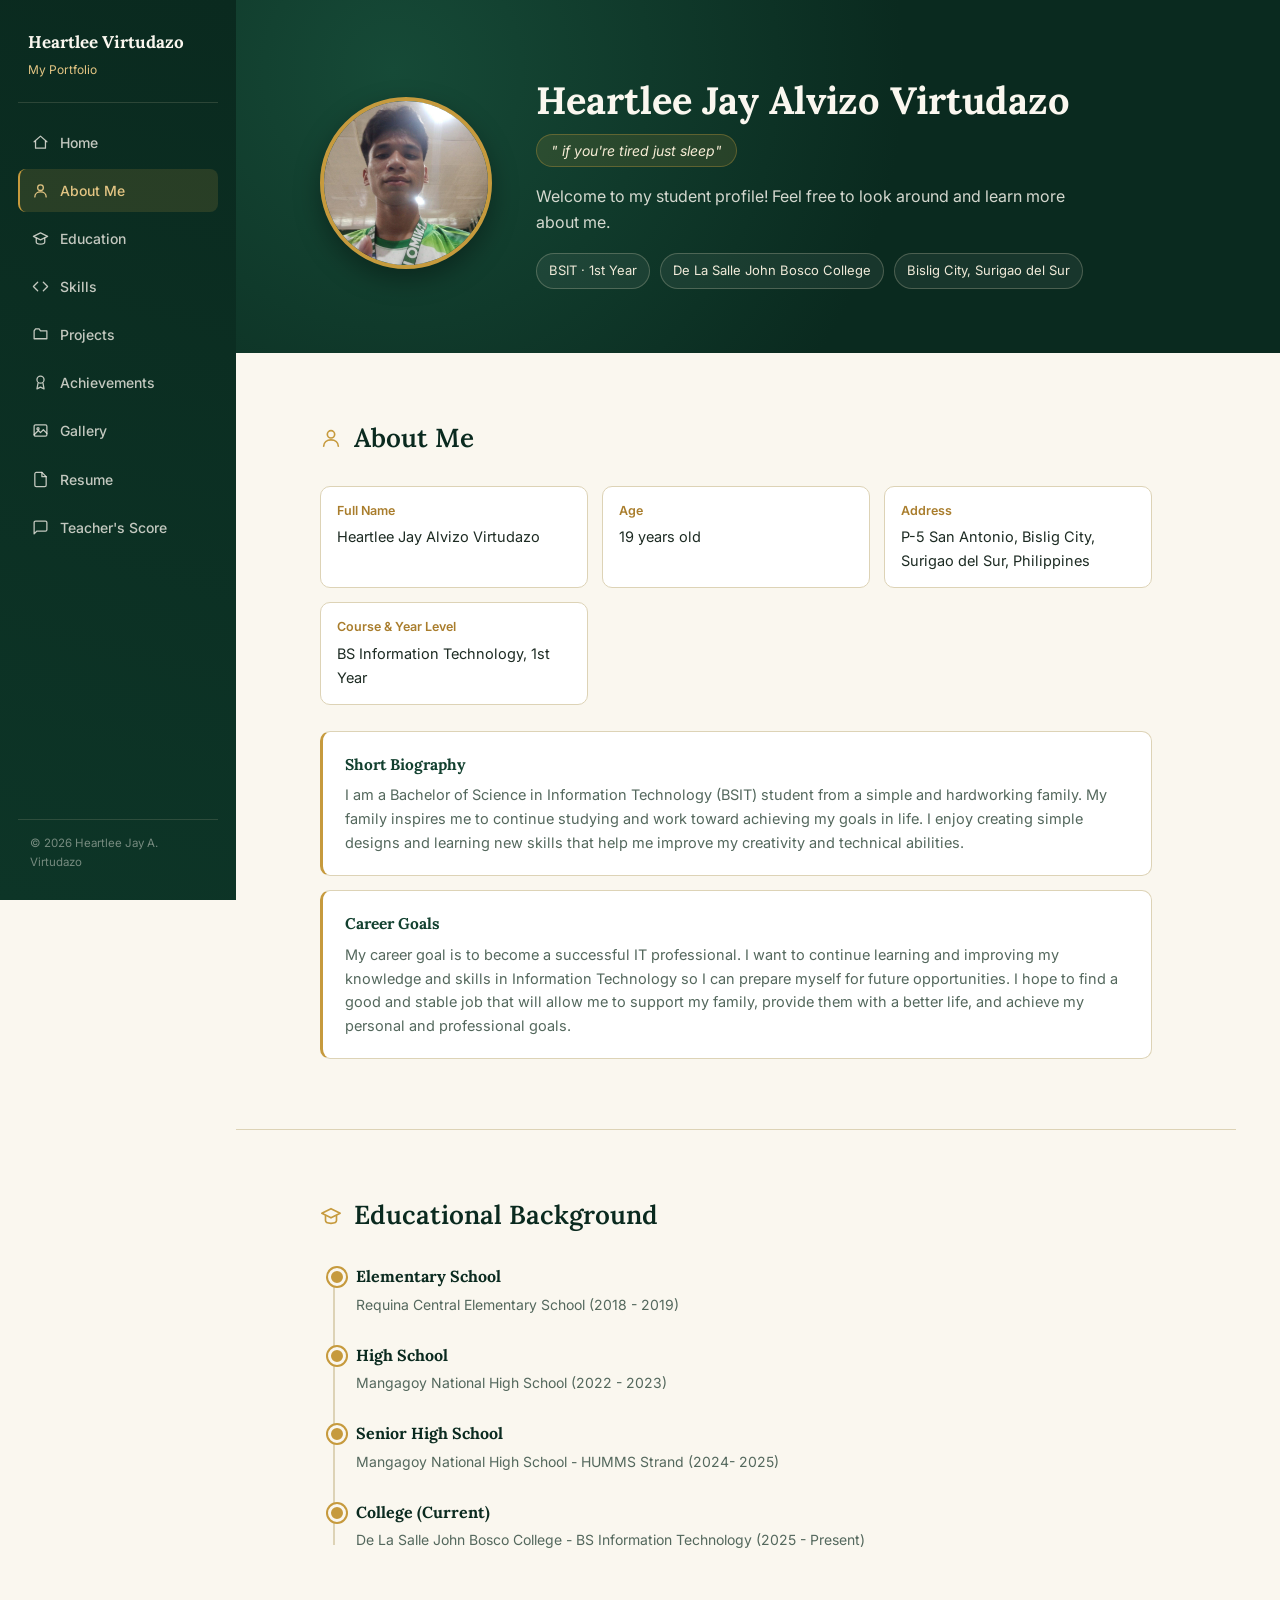
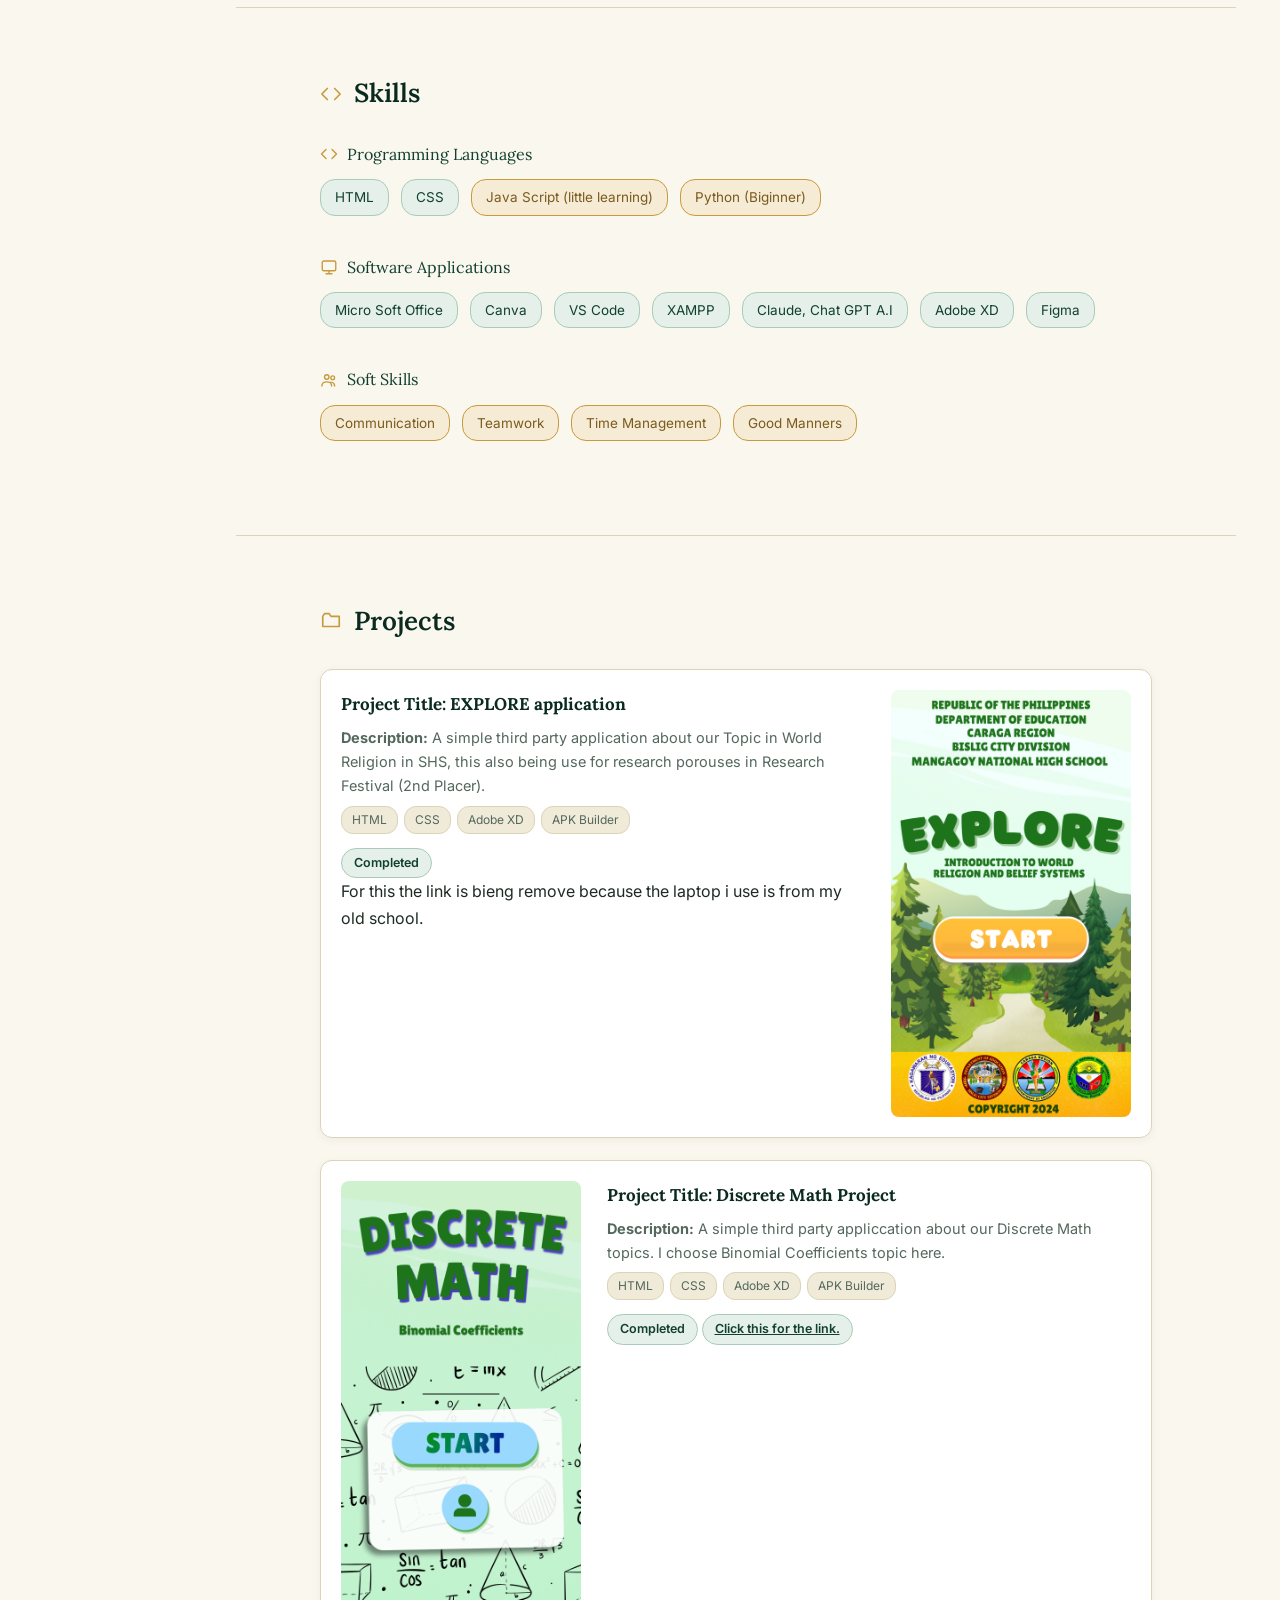
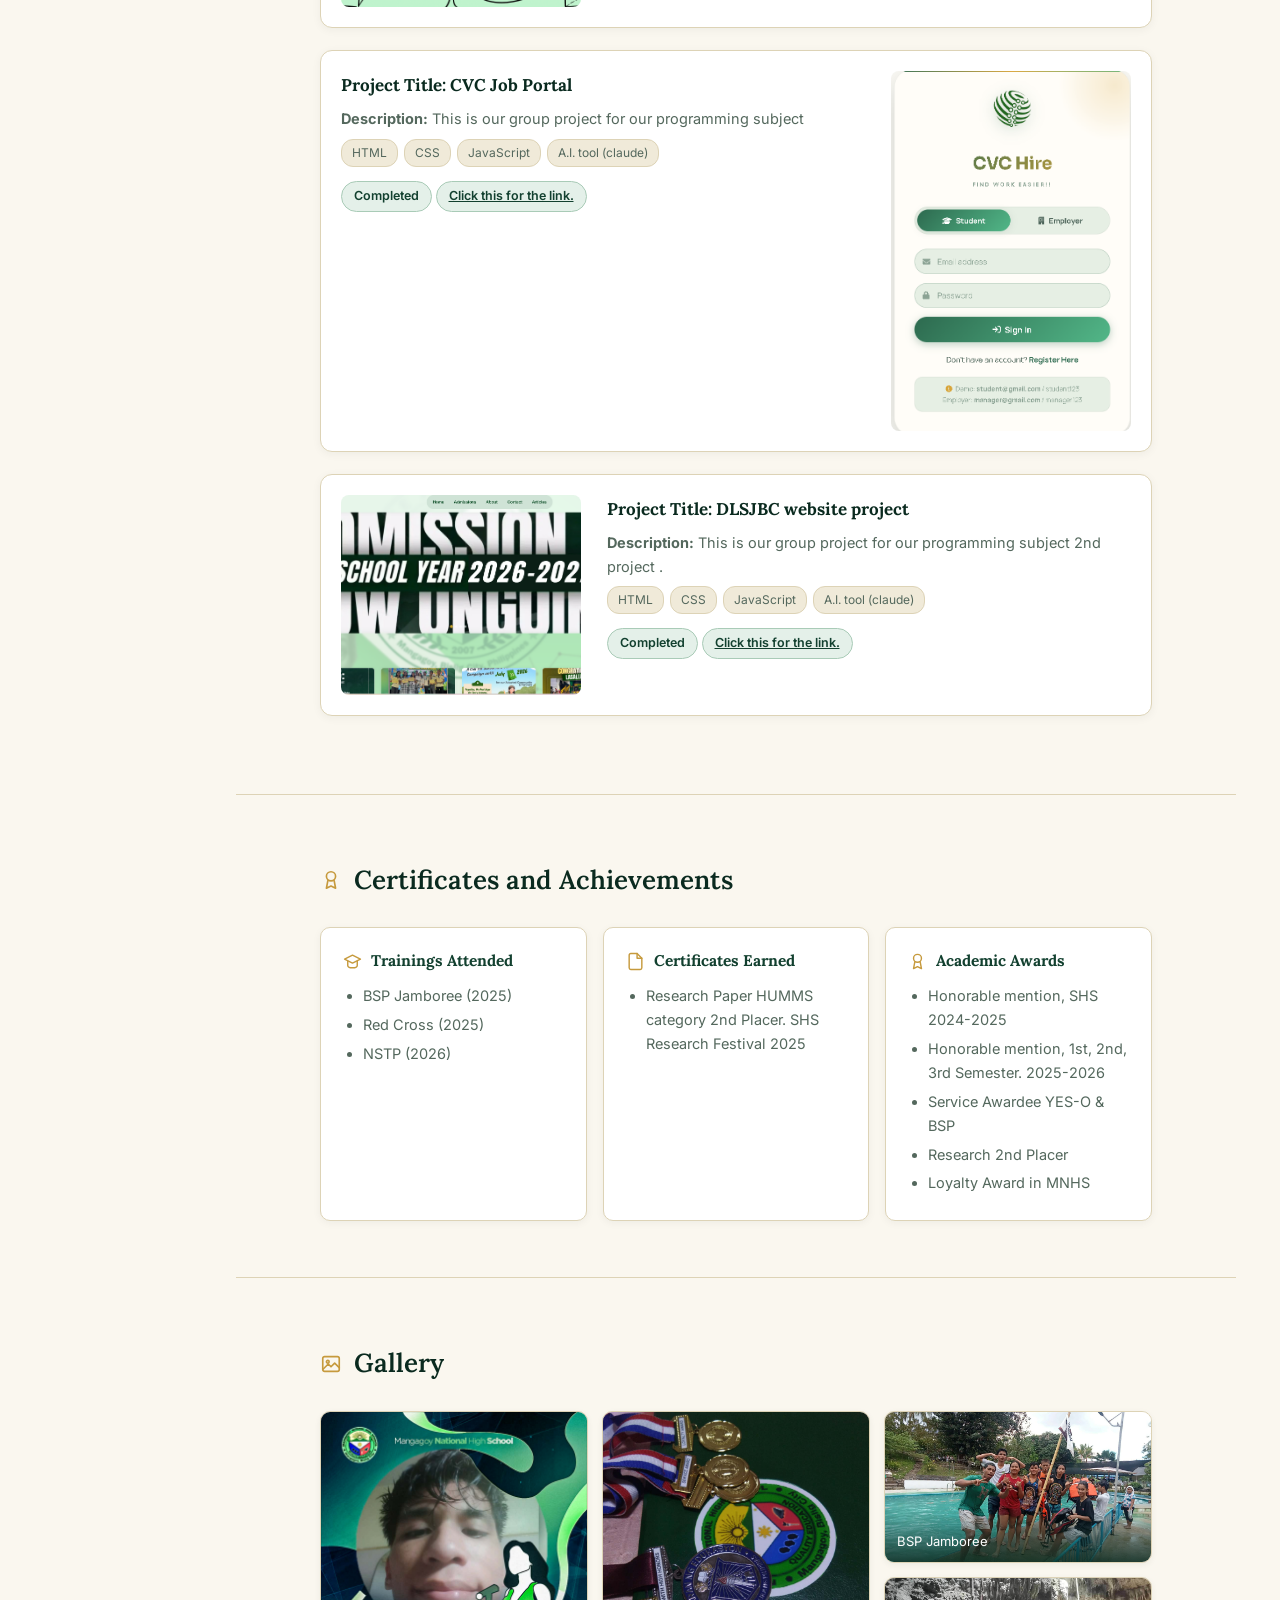
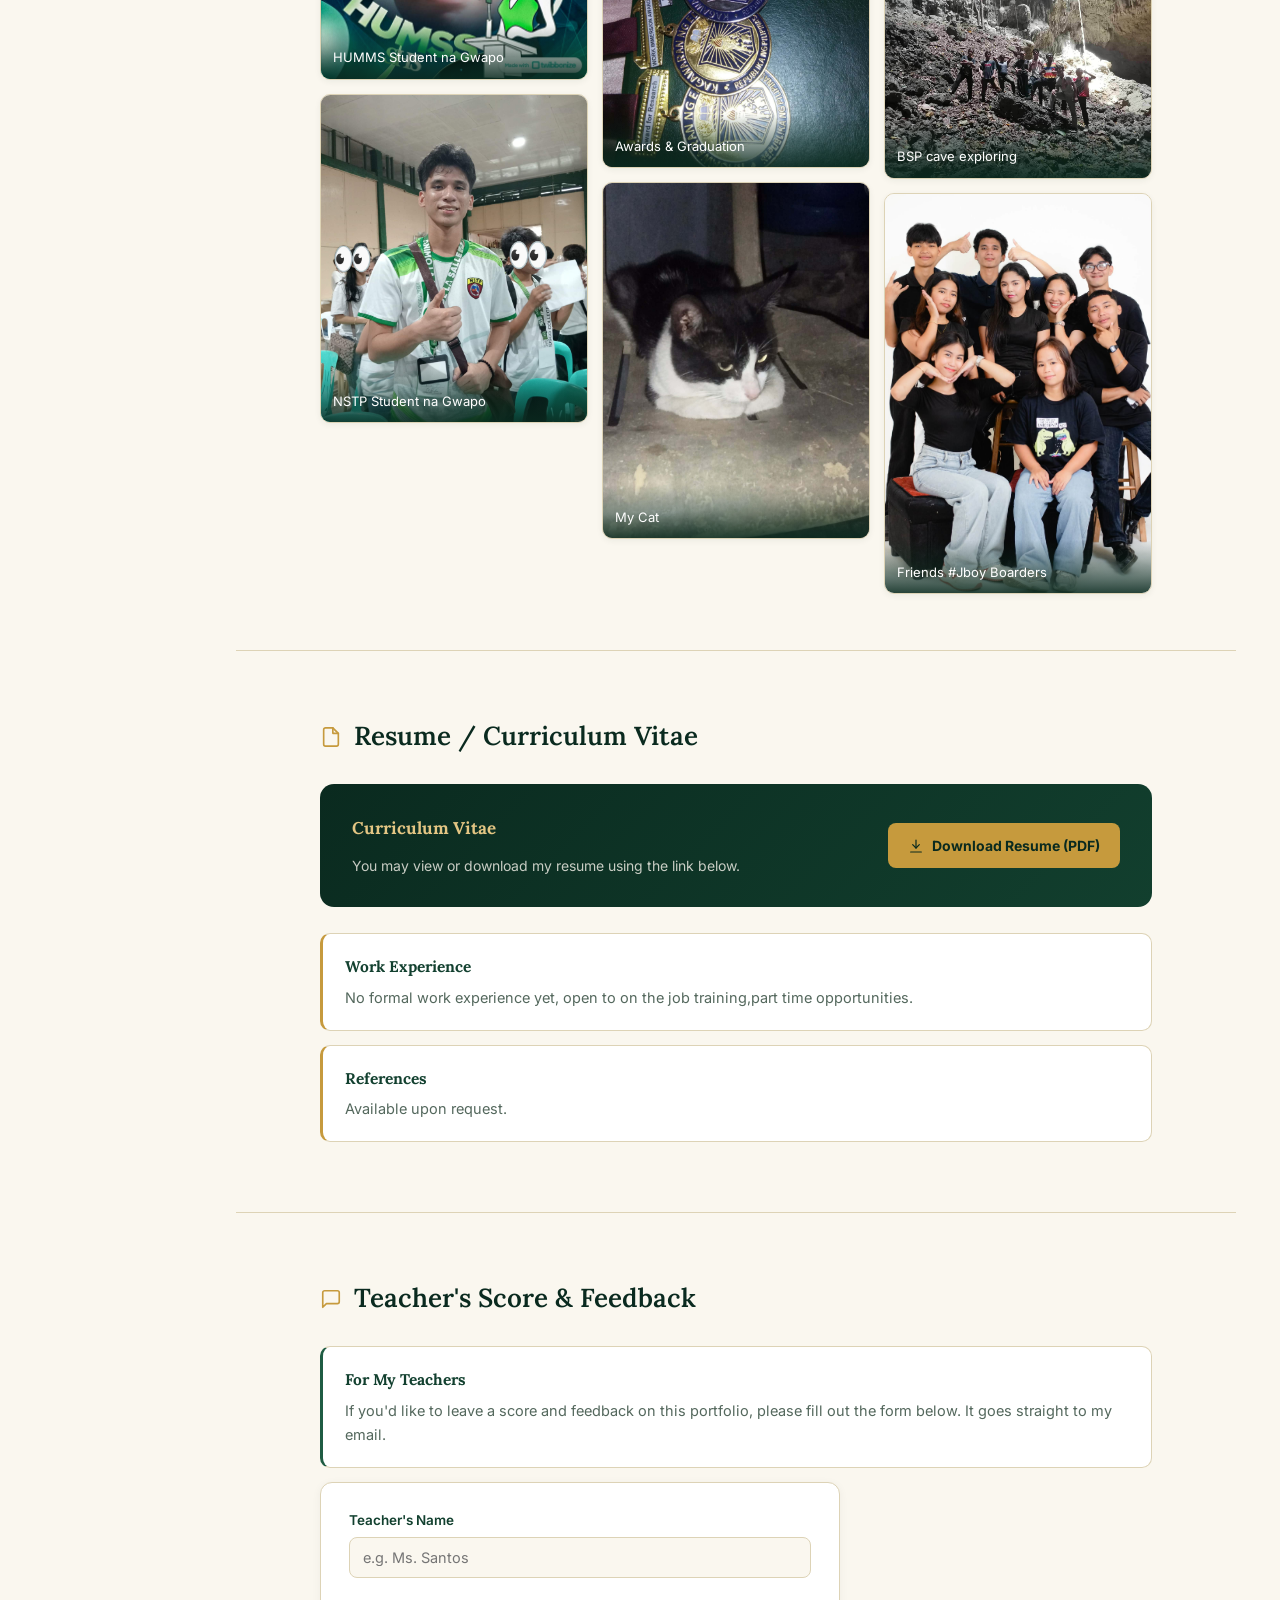
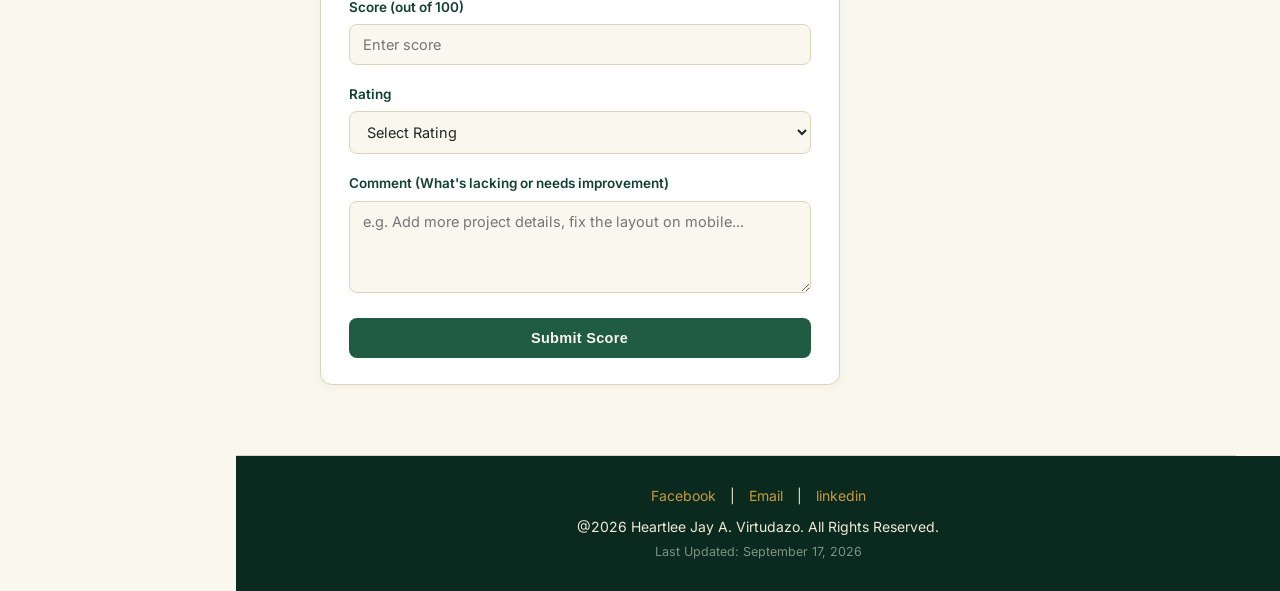
<file: index.html>
<!DOCTYPE html>
<html lang="en">
<head>
<meta charset="UTF-8">
<meta name="viewport" content="width=device-width, initial-scale=1">
<title>Heartlee Student Profile System</title>
<link rel="preconnect" href="https://fonts.googleapis.com">
<link rel="preconnect" href="https://fonts.gstatic.com" crossorigin>
<link href="https://fonts.googleapis.com/css2?family=Lora:ital,wght@0,500;0,600;0,700;1,500&family=Inter:wght@400;500;600;700&display=swap" rel="stylesheet">
<link rel="stylesheet" href="CSS.css">

</head>
<body>


  <div class="mobile-bar">
    <span>Heartlee Virtudazo</span>
    <button id="menuToggle" aria-expanded="false" aria-controls="mobileNav">Menu</button>
  </div>
  <nav class="mobile-nav-panel" id="mobileNav">
    <a href="#home">Home</a>
    <a href="#about">About Me</a>
    <a href="#education">Education</a>
    <a href="#skills">Skills</a>
    <a href="#projects">Projects</a>
    <a href="#achievements">Achievements</a>
    <a href="#gallery">Gallery</a>
    <a href="#resume">Resume</a>
    <a href="#teacher-score">Teacher's Score</a>
  </nav>


  <nav class="sidenav" id="sidenav">
    <div class="brand">Heartlee Virtudazo<span>My Portfolio</span></div>
    <ul>
      <li><a href="#home" data-nav>
        <svg class="icon" viewBox="0 0 24 24"><path d="M3 11l9-8 9 8"/><path d="M5 10v10h14V10"/></svg>
        Home</a></li>
      <li><a href="#about" data-nav>
        <svg class="icon" viewBox="0 0 24 24"><circle cx="12" cy="8" r="4"/><path d="M4 21c0-4.4 3.6-7 8-7s8 2.6 8 7"/></svg>
        About Me</a></li>
      <li><a href="#education" data-nav>
        <svg class="icon" viewBox="0 0 24 24"><path d="M2 9l10-5 10 5-10 5-10-5z"/><path d="M6 11.5V17c0 1.7 2.7 3 6 3s6-1.3 6-3v-5.5"/></svg>
        Education</a></li>
      <li><a href="#skills" data-nav>
        <svg class="icon" viewBox="0 0 24 24"><path d="M8 6L2 12l6 6"/><path d="M16 6l6 6-6 6"/></svg>
        Skills</a></li>
      <li><a href="#projects" data-nav>
        <svg class="icon" viewBox="0 0 24 24"><path d="M3 7l2-3h5l2 3h9v11H3z"/></svg>
        Projects</a></li>
      <li><a href="#achievements" data-nav>
        <svg class="icon" viewBox="0 0 24 24"><circle cx="12" cy="8" r="5"/><path d="M8.5 13l-1.5 8 5-2.5 5 2.5-1.5-8"/></svg>
        Achievements</a></li>
      <li><a href="#gallery" data-nav>
        <svg class="icon" viewBox="0 0 24 24"><rect x="3" y="4" width="18" height="16" rx="2"/><circle cx="8.5" cy="9.5" r="1.5"/><path d="M21 16l-5-5-4 4-3-3-6 6"/></svg>
        Gallery</a></li>
      <li><a href="#resume" data-nav>
        <svg class="icon" viewBox="0 0 24 24"><path d="M14 2H6a2 2 0 0 0-2 2v16a2 2 0 0 0 2 2h12a2 2 0 0 0 2-2V8z"/><path d="M14 2v6h6"/></svg>
        Resume</a></li>
      <li><a href="#teacher-score" data-nav>
        <svg class="icon" viewBox="0 0 24 24"><path d="M21 15a2 2 0 0 1-2 2H7l-4 4V5a2 2 0 0 1 2-2h14a2 2 0 0 1 2 2z"/></svg>
        Teacher's Score</a></li>
    </ul>
    <div class="foot-note">&copy; 2026 Heartlee Jay A. Virtudazo</div>
  </nav>

  <div class="page">

    <section id="home">
      <div class="portrait">
        <img src="profile.jpg" alt="Profile Photo">
      </div>
      <div class="hero-text">
        <h1>Heartlee Jay Alvizo Virtudazo</h1>
        <p class="motto">" if you're tired just sleep"</p>
        <p class="welcome">Welcome to my student profile! Feel free to look around and learn more about me.</p>
        <div class="hero-badges">
          <span>BSIT &middot; 1st Year</span>
          <span>De La Salle John Bosco College</span>
          <span>Bislig City, Surigao del Sur</span>
        </div>
      </div>
    </section>

    <section id="about">
      <div class="section-head">
        <svg class="icon" viewBox="0 0 24 24"><circle cx="12" cy="8" r="4"/><path d="M4 21c0-4.4 3.6-7 8-7s8 2.6 8 7"/></svg>
        <h2>About Me</h2>
      </div>

      <div class="about-grid">
        <div class="item"><div class="label">Full Name</div><div class="value">Heartlee Jay Alvizo Virtudazo</div></div>
        <div class="item"><div class="label">Age</div><div class="value">19 years old</div></div>
        <div class="item"><div class="label">Address</div><div class="value">P-5 San Antonio, Bislig City, Surigao del Sur, Philippines</div></div>
        <div class="item"><div class="label">Course & Year Level</div><div class="value">BS Information Technology, 1st Year</div></div>
      </div>

      <div class="prose">
        <h4>Short Biography</h4>
        <p>I am a Bachelor of Science in Information Technology (BSIT) student from a simple and hardworking family. My family inspires me to continue studying and work toward achieving my goals in life. I enjoy creating simple designs and learning new skills that help me improve my creativity and technical abilities.</p>
      </div>

      <div class="prose">
        <h4>Career Goals</h4>
        <p>My career goal is to become a successful IT professional. I want to continue learning and improving my knowledge and skills in Information Technology so I can prepare myself for future opportunities. I hope to find a good and stable job that will allow me to support my family, provide them with a better life, and achieve my personal and professional goals.</p>
      </div>
    </section>

    <section id="education">
      <div class="section-head">
        <svg class="icon" viewBox="0 0 24 24"><path d="M2 9l10-5 10 5-10 5-10-5z"/><path d="M6 11.5V17c0 1.7 2.7 3 6 3s6-1.3 6-3v-5.5"/></svg>
        <h2>Educational Background</h2>
      </div>

      <div class="timeline">
        <div class="t-item">
          <h4>Elementary School</h4>
          <p>Requina Central Elementary School (2018 - 2019)</p>
        </div>
        <div class="t-item">
          <h4>High School</h4>
          <p>Mangagoy National High School (2022 - 2023)</p>
        </div>
        <div class="t-item">
          <h4>Senior High School</h4>
          <p>Mangagoy National High School - HUMMS Strand (2024- 2025)</p>
        </div>
        <div class="t-item">
          <h4>College (Current)</h4>
          <p>De La Salle John Bosco College - BS Information Technology (2025 - Present)</p>
        </div>
      </div>
    </section>

    <section id="skills">
      <div class="section-head">
        <svg class="icon" viewBox="0 0 24 24"><path d="M8 6L2 12l6 6"/><path d="M16 6l6 6-6 6"/></svg>
        <h2>Skills</h2>
      </div>

      <div class="skill-block">
        <div class="skill-label">
          <svg class="icon" viewBox="0 0 24 24"><path d="M8 6L2 12l6 6"/><path d="M16 6l6 6-6 6"/></svg>
          Programming Languages
        </div>
        <span class="tag">HTML</span>
        <span class="tag">CSS</span>
        <span class="tag blue">Java Script (little learning)</span>
        <span class="tag blue">Python (Biginner)</span>
      </div>

      <div class="skill-block">
        <div class="skill-label">
          <svg class="icon" viewBox="0 0 24 24"><rect x="3" y="4" width="18" height="13" rx="2"/><path d="M8 21h8M12 17v4"/></svg>
          Software Applications
        </div>
        <span class="tag">Micro Soft Office</span>
        <span class="tag">Canva</span>
        <span class="tag">VS Code</span>
        <span class="tag">XAMPP</span>
        <span class="tag">Claude, Chat GPT A.I</span>
        <span class="tag">Adobe XD</span>
        <span class="tag">Figma</span>
      </div>

      <div class="skill-block">
        <div class="skill-label">
          <svg class="icon" viewBox="0 0 24 24"><circle cx="9" cy="8" r="3"/><circle cx="17" cy="9" r="2.5"/><path d="M2.5 20c0-3.6 3-5.5 6.5-5.5s6.5 1.9 6.5 5.5"/><path d="M14.5 14.8c2.8.3 5 2 5 5.2"/></svg>
          Soft Skills
        </div>
        <span class="tag blue">Communication</span>
        <span class="tag blue">Teamwork</span>
        <span class="tag blue">Time Management</span>
        <span class="tag blue">Good Manners</span>
      </div>
    </section>

    <section id="projects">
      <div class="section-head">
        <svg class="icon" viewBox="0 0 24 24"><path d="M3 7l2-3h5l2 3h9v11H3z"/></svg>
        <h2>Projects</h2>
      </div>

      <div class="project-card">
        <a href="explore.png" target="_blank" class="project-img-link">
          <img src="explore.png" alt="Student Information System Screenshot" class="project-img1">
        </a>
        <div class="project-info">
          <h4>Project Title: EXPLORE application</h4>
          <p><strong>Description:</strong> A simple third party application about our Topic in World Religion in SHS, this also being use for research porouses in Research Festival (2nd Placer).</p>
          <div class="tech-chips">
            <span>HTML</span><span>CSS</span><span>Adobe XD</span><span>APK Builder</span>
          </div>
          <span class="status-pill">Completed</span><br>
          <a> For this the link is bieng remove because the laptop i use is from my old school.</a>
        </div>
      </div>

      <div class="project-card">
        <a href="discrete math app.png" target="_blank" class="project-img-link">
          <img src="discrete math app.png" alt="Student Information System Screenshot" class="project-img1">
        </a>
        <div class="project-info">
          <h4>Project Title: Discrete Math Project</h4>
          <p><strong>Description:</strong> A simple third party appliccation about our Discrete Math topics. I choose Binomial Coefficients topic here.</p>
          <div class="tech-chips">
            <span>HTML</span><span>CSS</span><span>Adobe XD</span><span>APK Builder</span>
          </div>
          <span class="status-pill">Completed</span>
          <a class="status-pill" href="https://drive.google.com/drive/folders/1t2pf22aaDiozR0XSOMNCJqpTLt1Ihva1?usp=sharing" target="_blank"> Click this for the link.</a>
        </div>
      </div>

      <div class="project-card">
        <a href="CVCproject.png" target="_blank" class="project-img-link">
          <img src="CVCproject.png" alt="Student Information System Screenshot" class="project-img1">
        </a>
        <div class="project-info">
          <h4>Project Title: CVC Job Portal</h4>
          <p><strong>Description:</strong> This is our group project for our programming subject</p>
          <div class="tech-chips">
            <span>HTML</span><span>CSS</span><span>JavaScript</span><span>A.I. tool (claude)</span>
          </div>
          <span class="status-pill">Completed</span>
          <a class="status-pill"  href="https://humbleheartleejay.github.io/CVC-job-portal/" target="_blank"> Click this for the link.</a>
        </div>
      </div>

      <div class="project-card">
        <a href="DLSJBCWebsiteproject.png" target="_blank" class="project-img-link">
          <img src="DLSJBCWebsiteproject.png" alt="Student Information System Screenshot" class="project-img1">
        </a>
        <div class="project-info">
          <h4>Project Title: DLSJBC website project</h4>
          <p><strong>Description:</strong> This is our group project for our programming subject 2nd project .</p>
          <div class="tech-chips">
            <span>HTML</span><span>CSS</span><span>JavaScript</span><span>A.I. tool (claude)</span>
          </div>
          <span class="status-pill">Completed</span>
          <a class="status-pill"  href="https://humbleheartleejay.github.io/DLSJBC-Website/" target="_blank"> Click this for the link.</a>
        </div>
      </div>


    </section>

    

    <section id="achievements">
      <div class="section-head">
        <svg class="icon" viewBox="0 0 24 24"><circle cx="12" cy="8" r="5"/><path d="M8.5 13l-1.5 8 5-2.5 5 2.5-1.5-8"/></svg>
        <h2>Certificates and Achievements</h2>
      </div>

      <div class="ach-grid">
        <div class="card">
          <div class="card-head">
            <svg class="icon" viewBox="0 0 24 24"><path d="M2 9l10-5 10 5-10 5-10-5z"/><path d="M6 11.5V17c0 1.7 2.7 3 6 3s6-1.3 6-3v-5.5"/></svg>
            <h4>Trainings Attended</h4>
          </div>
          <ul>
            <li>BSP Jamboree (2025)</li>
            <li>Red Cross (2025)</li>
            <li>NSTP (2026)</li>
          </ul>
        </div>

        <div class="card">
          <div class="card-head">
            <svg class="icon" viewBox="0 0 24 24"><path d="M14 2H6a2 2 0 0 0-2 2v16a2 2 0 0 0 2 2h12a2 2 0 0 0 2-2V8z"/><path d="M14 2v6h6"/></svg>
            <h4>Certificates Earned</h4>
          </div>
          <ul>
            <li>Research Paper HUMMS category 2nd Placer. SHS Research Festival 2025</li>
          </ul>
        </div>

        <div class="card">
          <div class="card-head">
            <svg class="icon" viewBox="0 0 24 24"><circle cx="12" cy="8" r="5"/><path d="M8.5 13l-1.5 8 5-2.5 5 2.5-1.5-8"/></svg>
            <h4>Academic Awards</h4>
          </div>
          <ul>
            <li>Honorable mention, SHS 2024-2025</li>
            <li>Honorable mention, 1st, 2nd, 3rd Semester. 2025-2026</li>
            <li>Service Awardee YES-O & BSP</li>
            <li>Research 2nd Placer</li>
            <li>Loyalty Award in MNHS</li>
          </ul>
        </div>
      </div>
    </section>

    <section id="gallery">
      <div class="section-head">
        <svg class="icon" viewBox="0 0 24 24"><rect x="3" y="4" width="18" height="16" rx="2"/><circle cx="8.5" cy="9.5" r="1.5"/><path d="M21 16l-5-5-4 4-3-3-6 6"/></svg>
        <h2>Gallery</h2>
      </div>

      <div class="gallery-grid">
        <a class="gallery-item" href="humss gwapo.jpg" target="_blank">
          <img src="humss gwapo.jpg" alt="Gallery photo 2">
          <span class="cap">HUMMS Student na Gwapo</span>
        </a>

        <a class="gallery-item" href="nstp.jpg" target="_blank">
          <img src="nstp.jpg" alt="Gallery photo 2">
          <span class="cap">NSTP Student na Gwapo</span>
        </a>

        <a class="gallery-item" href="award.jpg" target="_blank">
          <img src="award.jpg" alt="Gallery photo 3">
          <span class="cap">Awards &amp; Graduation</span>
        </a>

        <a class="gallery-item" href="my cat.jpg" target="_blank">
          <img src="my cat.jpg" alt="Gallery photo 4">
          <span class="cap">My Cat</span>
        </a>

        <a class="gallery-item" href="bsp.jpg" target="_blank">
          <img src="bsp.jpg" alt="Gallery photo 5">
          <span class="cap">BSP Jamboree</span>
        </a>

        <a class="gallery-item" href="cave.jpg" target="_blank">
          <img src="cave.jpg" alt="Gallery photo 6">
          <span class="cap">BSP cave exploring</span>
        </a>

        <a class="gallery-item" href="friends.jpg" target="_blank">
          <img src="friends.jpg" alt="Gallery photo 7">
          <span class="cap">Friends #Jboy Boarders</span>
        </a>
      </div>
    </section>

    <section id="resume">
      <div class="section-head">
        <svg class="icon" viewBox="0 0 24 24"><path d="M14 2H6a2 2 0 0 0-2 2v16a2 2 0 0 0 2 2h12a2 2 0 0 0 2-2V8z"/><path d="M14 2v6h6"/></svg>
        <h2>Resume / Curriculum Vitae</h2>
      </div>

      <div class="resume-card">
        <div>
          <h3 style="color:var(--gold-300); margin-top:0;">Curriculum Vitae</h3>
          <p>You may view or download my resume using the link below.</p>
        </div>
        <a class="resume-btn" href="https://drive.google.com/file/d/1a9e-0bOoNsVgdMmfIB0ZW2f8cfexEUZL/view?usp=sharing" target="_blank">
          <svg class="icon" viewBox="0 0 24 24" style="width:16px;height:16px;stroke:var(--forest-950);"><path d="M12 3v12"/><path d="M7 10l5 5 5-5"/><path d="M4 21h16"/></svg>
          Download Resume (PDF)
        </a>
      </div>

      <div class="prose">
        <h4>Work Experience</h4>
        <p>No formal work experience yet, open to on the job training,part time opportunities.</p>
      </div>

      <div class="prose">
        <h4>References</h4>
        <p>Available upon request.</p>
      </div>
    </section>

    <section id="teacher-score">
      <div class="section-head">
        <svg class="icon" viewBox="0 0 24 24"><path d="M21 15a2 2 0 0 1-2 2H7l-4 4V5a2 2 0 0 1 2-2h14a2 2 0 0 1 2 2z"/></svg>
        <h2>Teacher's Score &amp; Feedback</h2>
      </div>

      <div class="prose" style="border-left-color: var(--forest-600);">
        <h4>For My Teachers</h4>
        <p>If you'd like to leave a score and feedback on this portfolio, please fill out the form below. It goes straight to my email.</p>
      </div>

      <form id="scoreForm" class="score-form">
        <label for="teacherName">Teacher's Name</label>
        <input type="text" id="teacherName" name="teacherName" placeholder="e.g. Ms. Santos" required>

        <label for="score">Score (out of 100)</label>
        <input type="number" id="score" name="score" placeholder="Enter score" min="0" max="100" required>

        <label for="rating">Rating</label>
        <select id="rating" name="rating" required>
          <option value=""> Select Rating </option>
          <option value="Excellent">Excellent</option>
          <option value="Very Good">Very Good</option>
          <option value="Good">Good</option>
          <option value="Fair">Fair</option>
          <option value="Needs Improvement">Needs Improvement</option>
        </select>

        <label for="comment">Comment (What's lacking or needs improvement)</label>
        <textarea id="comment" name="comment" rows="4" placeholder="e.g. Add more project details, fix the layout on mobile..."></textarea>

        <button type="submit">Submit Score</button>
      </form>

      <p id="feedback"></p>
    </section>

    <footer>
      <div class="social">
        <a href="https://www.facebook.com/heartlee.jay.virtudazo.2024" target="_blank">Facebook</a> |
        <a href="https://mail.google.com/mail/u/0/#search/in%3Asent+heartleevirtudazo99%40gmail.com" target="_blank">Email</a> |
        <a href="https://www.linkedin.com/in/virtudazo-heartlee-a-9b2455437/" target="_blank">linkedin</a>
      </div>
      <p>@2026 Heartlee Jay A. Virtudazo. All Rights Reserved.</p>
      <p class="fine">Last Updated: September 17, 2026</p>
    </footer>

  </div>
<script src="Js.js"></script>
</body>
</html>
</file>
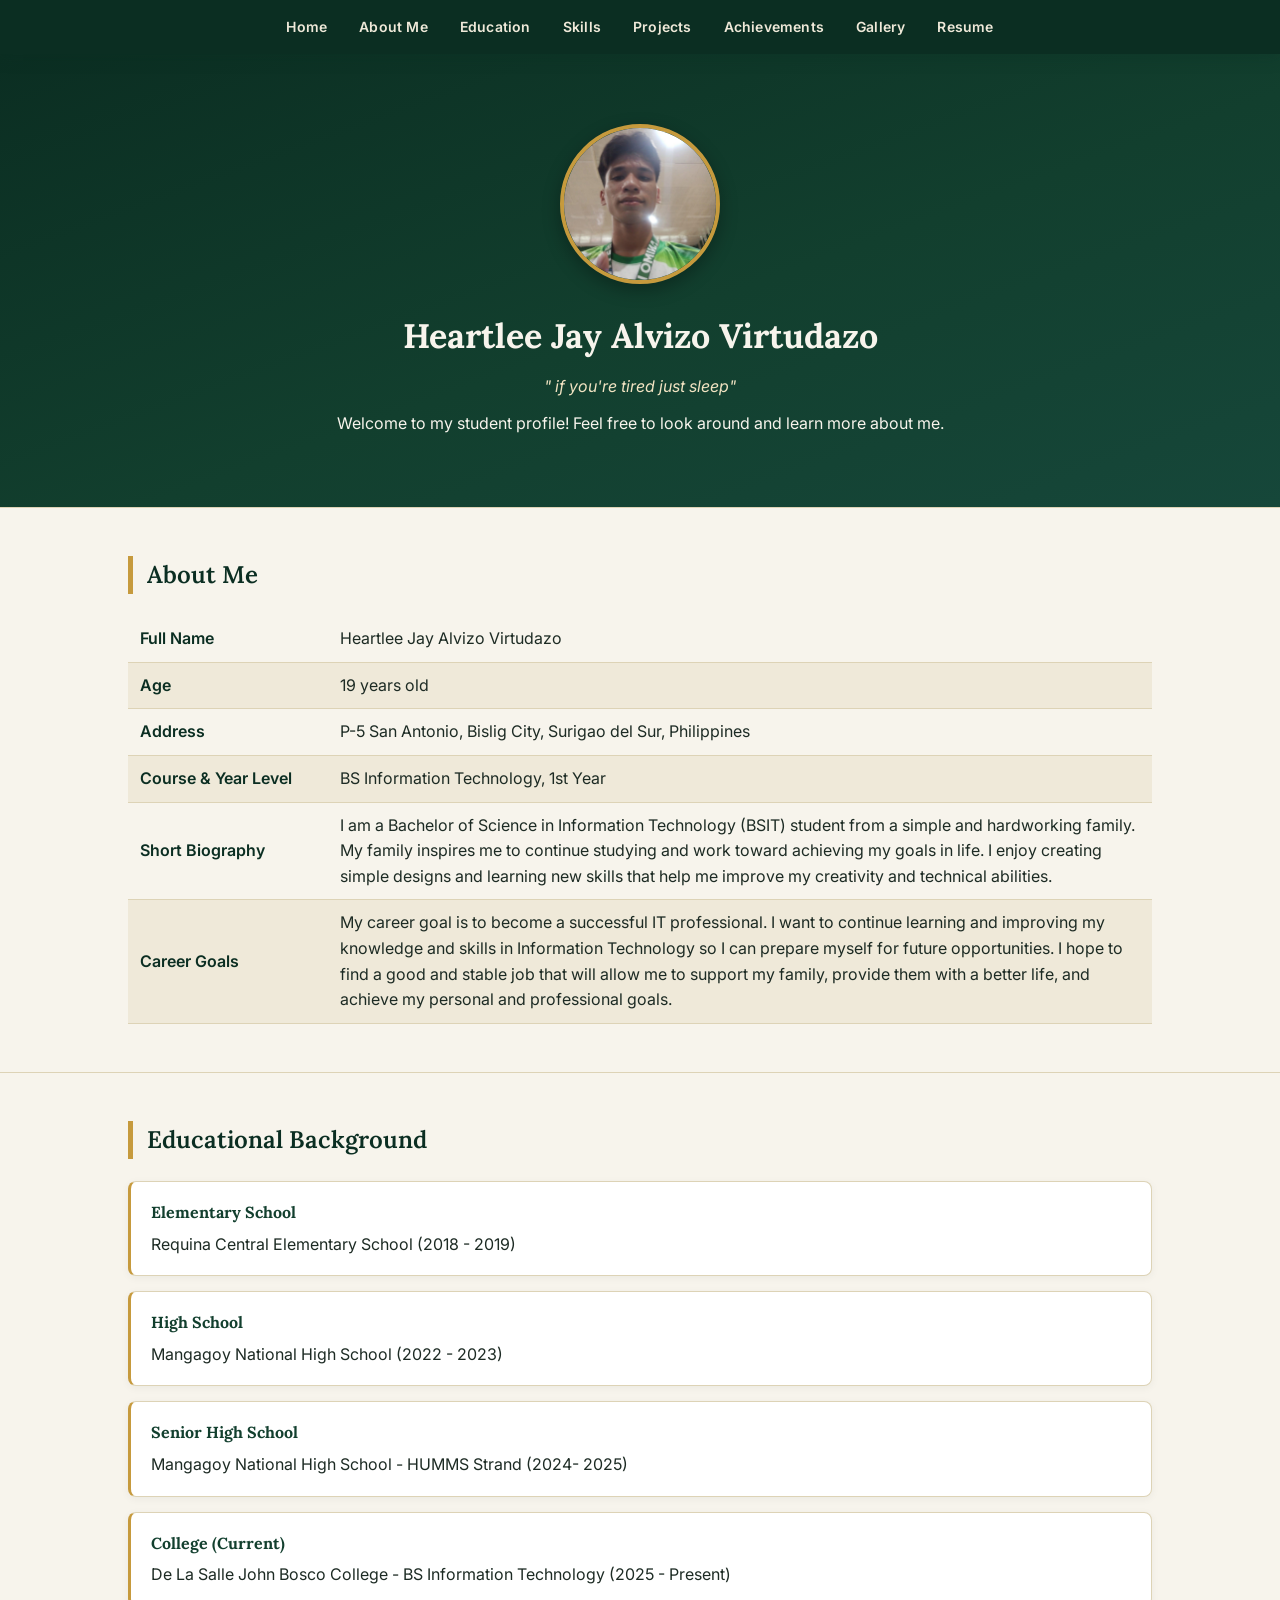
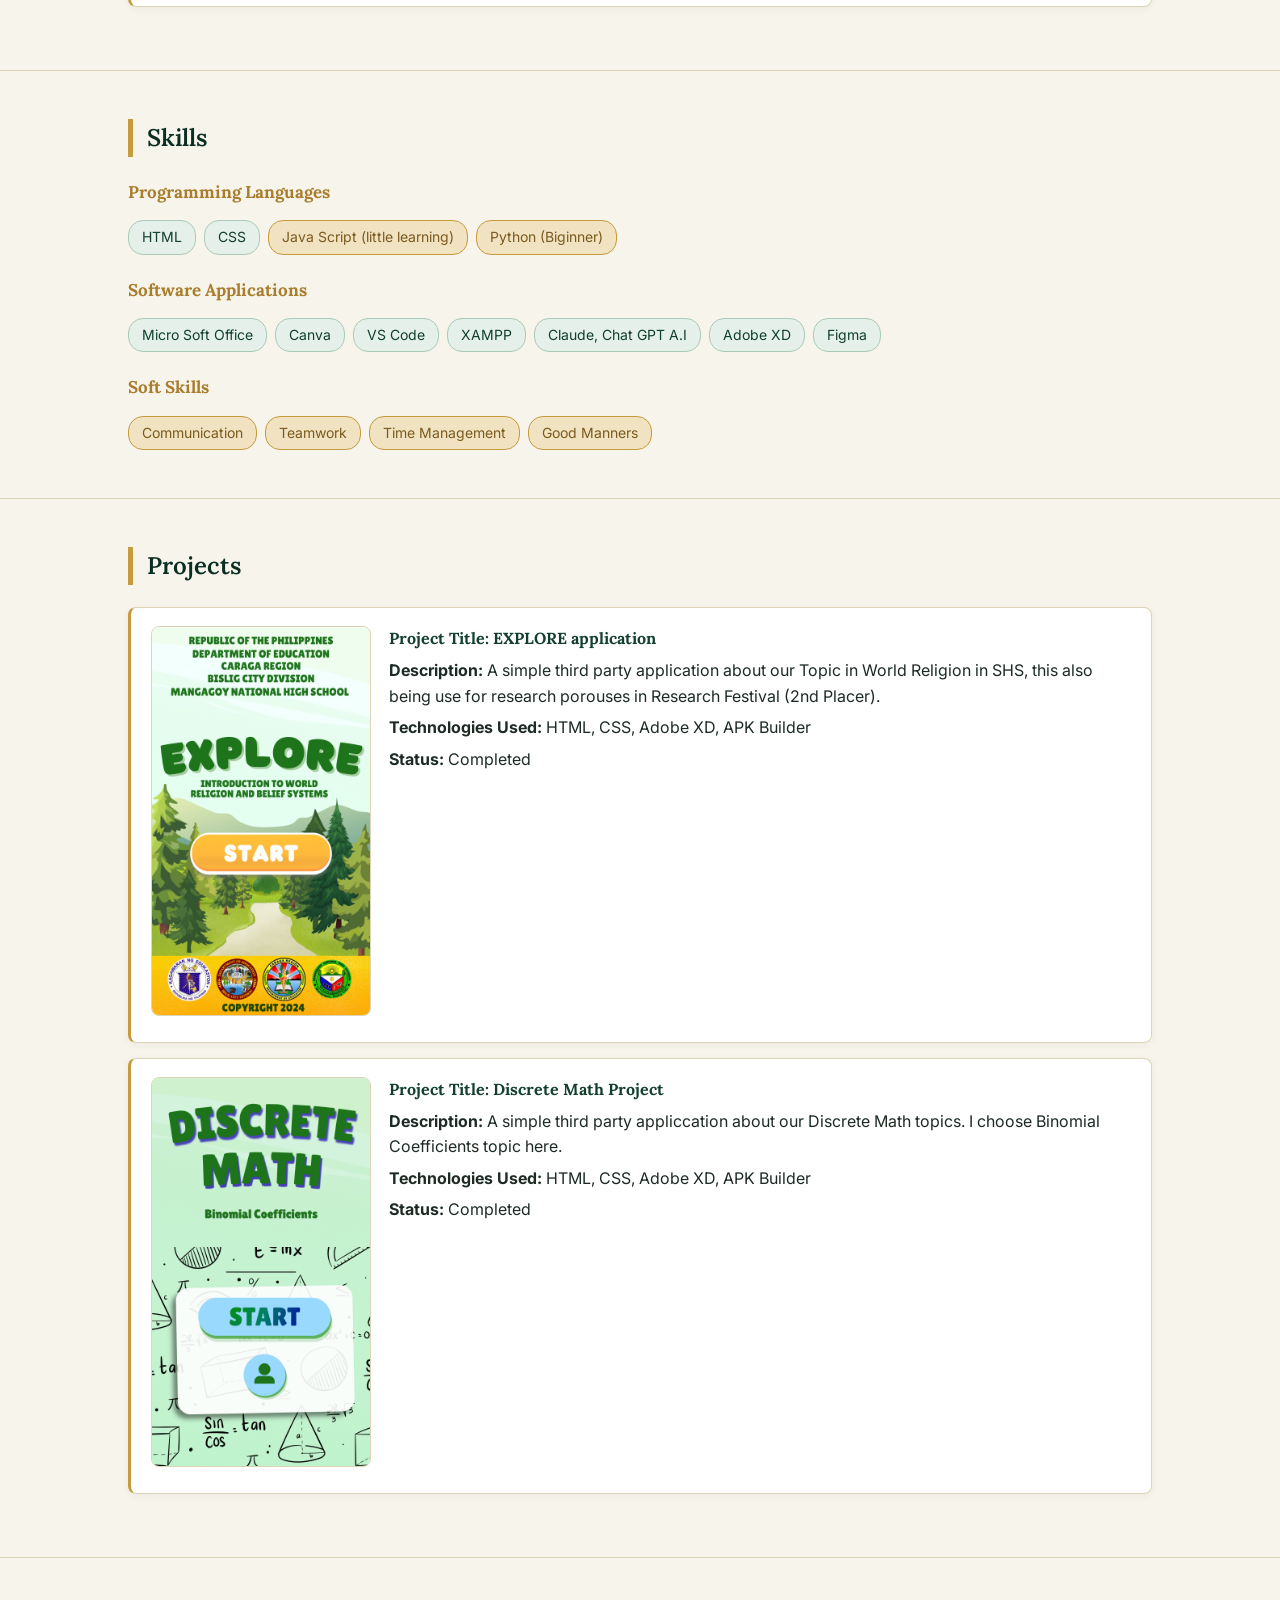
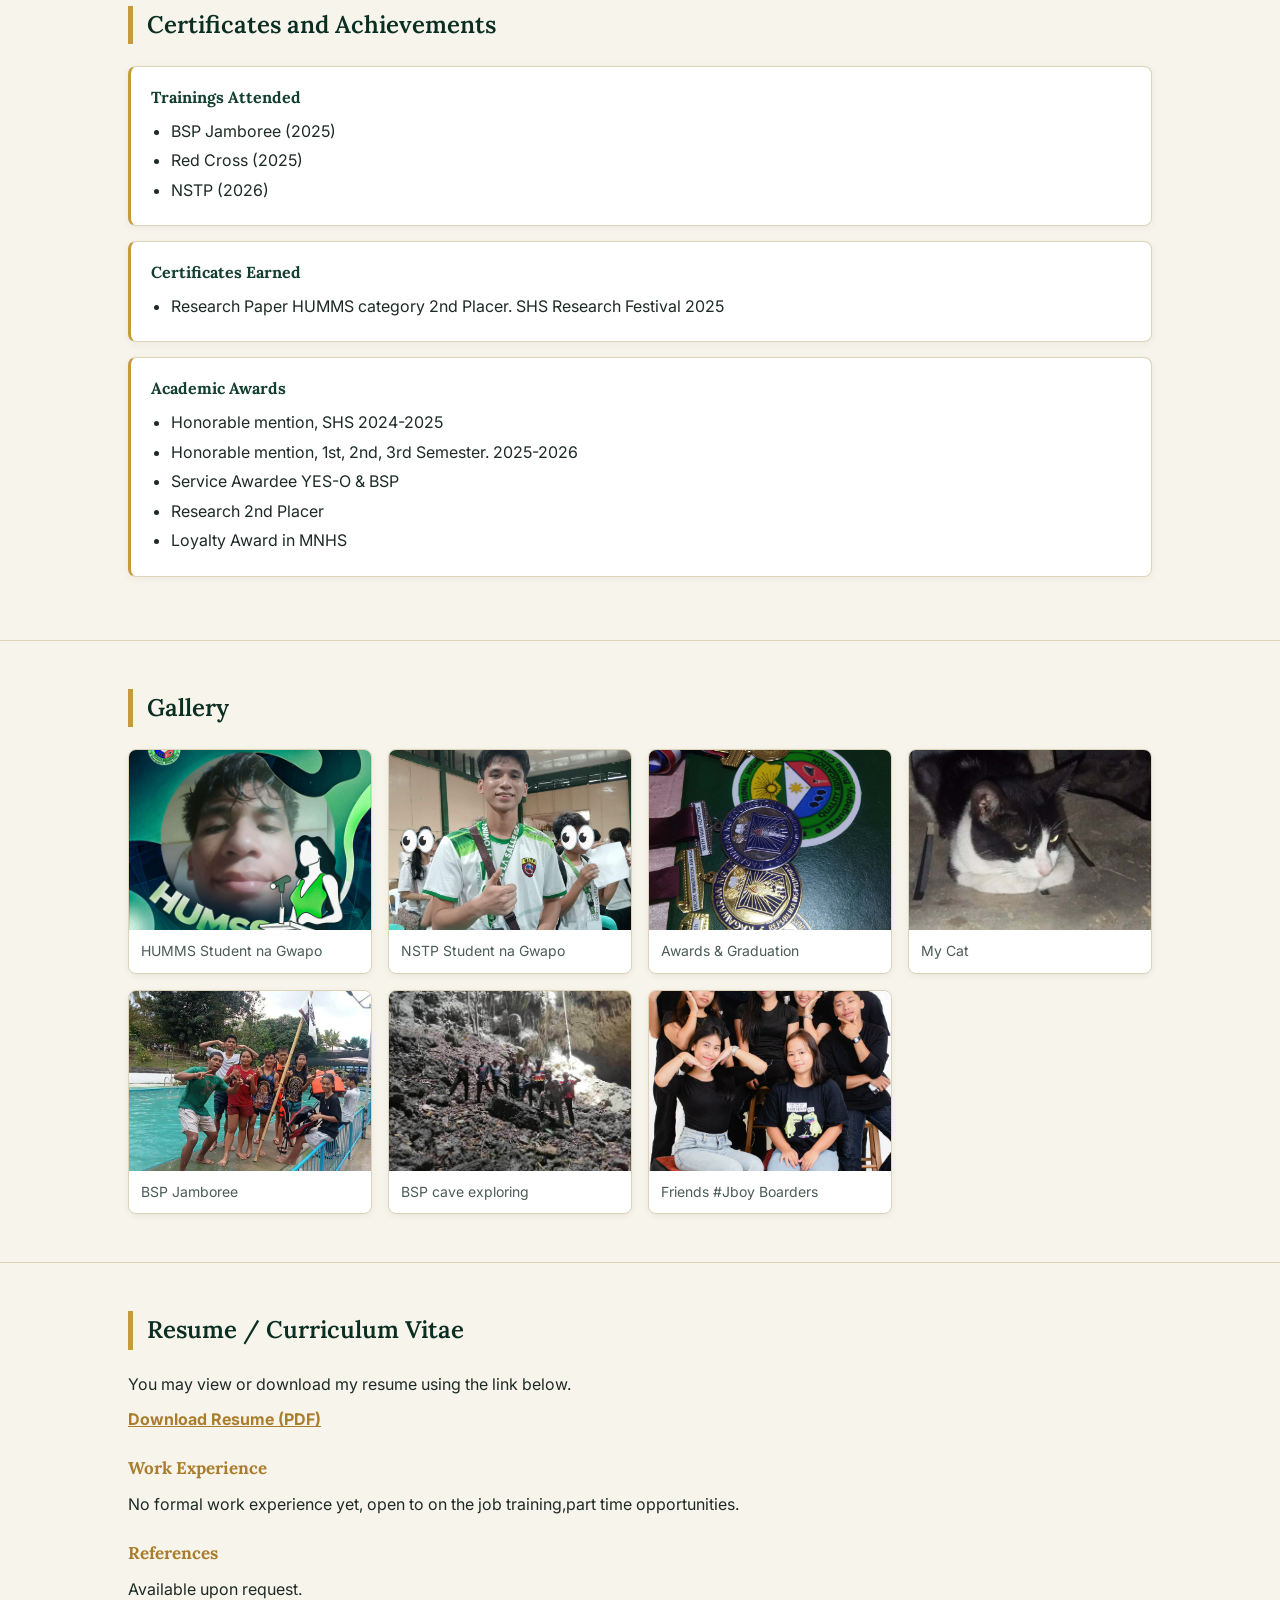
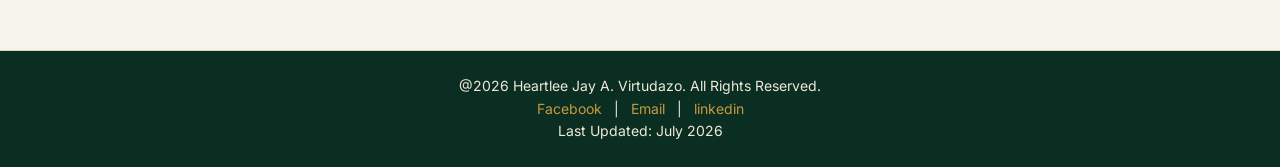
<file: Heartlee_Profile.html>
<!DOCTYPE html>
<html lang="en">
<head>
<meta charset="UTF-8">
<title>Heartlee Student Profile System</title>
</head>
<body>


  <link rel="preconnect" href="https://fonts.googleapis.com">
  <link rel="preconnect" href="https://fonts.gstatic.com" crossorigin>
  <link href="https://fonts.googleapis.com/css2?family=Lora:ital,wght@0,500;0,600;0,700;1,500&family=Inter:wght@400;500;600&display=swap" rel="stylesheet">

  <style>
  :root {
    --forest-900: #0b2e22;
    --forest-800: #123f2e;
    --forest-600: #1f5c43;
    --cream-50: #f7f4ec;
    --cream-100: #efe9d9;
    --sand-200: #ddd3b6;
    --gold-500: #c69a3d;
    --gold-600: #a97d2c;
    --gold-100: #f1e3c2;
    --ink-900: #1d2b24;
    --ink-600: #4a5c53;
  }

  * {
    box-sizing: border-box;
    margin: 0;
    padding: 0;
  }

  html {
    scroll-behavior: smooth;
  }

  body {
    font-family: "Inter", "Segoe UI", Arial, sans-serif;
    background-color: var(--cream-50);
    color: var(--ink-900);
    line-height: 1.6;
  }

  /* ===== NAVIGATION ===== */
  nav {
    background-color: var(--forest-900);
    padding: 14px 20px;
    text-align: center;
    position: sticky;
    top: 0;
    z-index: 100;
    box-shadow: 0 4px 14px rgba(11, 46, 34, 0.25);
    overflow-x: auto;
    white-space: nowrap;
  }

  nav a {
    color: var(--cream-100);
    text-decoration: none;
    margin: 0 14px;
    font-weight: 600;
    font-size: 14px;
    letter-spacing: 0.2px;
    padding-bottom: 4px;
    border-bottom: 2px solid transparent;
    transition: color 0.2s ease, border-color 0.2s ease;
  }

  nav a:hover {
    color: var(--gold-500);
    border-bottom-color: var(--gold-500);
  }

  /* ===== SECTIONS ===== */
  section {
    padding: 48px 10%;
    border-bottom: 1px solid var(--sand-200);
  }

  h2 {
    font-family: "Lora", Georgia, serif;
    font-weight: 600;
    color: var(--forest-900);
    border-left: 5px solid var(--gold-500);
    padding-left: 14px;
    margin-bottom: 22px;
    font-size: 24px;
  }

  h3 {
    font-family: "Lora", Georgia, serif;
    color: var(--gold-600);
    margin-top: 22px;
    margin-bottom: 10px;
    font-size: 17px;
  }

  /* ===== HOME ===== */
  #home {
    background: linear-gradient(160deg, var(--forest-900) 0%, var(--forest-800) 55%, #16473a 100%);
    color: var(--cream-50);
    text-align: center;
    padding: 70px 10%;
  }

  #home img {
    width: 160px;
    height: 160px;
    border-radius: 50%;
    border: 4px solid var(--gold-500);
    box-shadow: 0 6px 18px rgba(0, 0, 0, 0.3);
    object-fit: cover;
    margin-bottom: 18px;
  }

  #home h1 {
    font-family: "Lora", Georgia, serif;
    font-weight: 700;
    font-size: 34px;
    margin-bottom: 10px;
  }

  #home p.motto {
    font-style: italic;
    color: var(--gold-100);
    margin-bottom: 12px;
  }




.project-card {
  display: flex;
  align-items: flex-start;
  gap: 18px;
  flex-wrap: wrap;
}

.project-img1 {
  width: 220px;
  height: 390px;
  object-fit: cover;
  border-radius: 8px;
  border: 1px solid var(--sand-200);
  flex-shrink: 0;
}

.project-img2{
  width: 220px;
  height: 150px;
  object-fit: cover;
  border-radius: 8px;
  border: 1px solid var(--sand-200);
  flex-shrink: 0;
}

.project-info {
  flex: 1;
  min-width: 200px;
}

.project-info p {
  margin-bottom: 6px;
}

.project-img-link {
  display: inline-block;
  flex-shrink: 0;
}

.project-img-link:hover .project-img {
  opacity: 0.85;
}



.gallery-grid {
  display: grid;
  grid-template-columns: repeat(auto-fit, minmax(220px, 1fr));
  gap: 16px;
  margin-top: 20px;
}

.gallery-item {
  display: block;
  overflow: hidden;
  border-radius: 8px;
  border: 1px solid var(--sand-200);
  background-color: #ffffff;
  text-decoration: none;
  box-shadow: 0 2px 6px rgba(11, 46, 34, 0.06);
  transition: box-shadow 0.25s ease, transform 0.25s ease;
}

.gallery-item:hover {
  box-shadow: 0 10px 22px rgba(11, 46, 34, 0.16);
  transform: translateY(-3px);
}

.gallery-item img {
  width: 100%;
  height: 180px;
  object-fit: cover;
  display: block;
  transition: transform 0.4s ease;
}

.gallery-item:hover img {
  transform: scale(1.06);
}

.gallery-item p {
  padding: 10px 12px;
  font-size: 14px;
  color: var(--ink-600);
}



  /* ===== ABOUT ME ===== */
  .info-table {
    width: 100%;
    border-collapse: collapse;
    margin-top: 15px;
  }

  .info-table tr:nth-child(even) {
    background-color: var(--cream-100);
  }

  .info-table td {
    padding: 10px 12px;
    border-bottom: 1px solid var(--sand-200);
  }

  .info-table td:first-child {
    font-weight: 600;
    color: var(--forest-900);
    width: 200px;
  }

  /* ===== CARDS (Education, Skills, Projects, etc.) ===== */
  .card {
    background-color: #ffffff;
    border: 1px solid var(--sand-200);
    border-left: 3px solid var(--gold-500);
    border-radius: 8px;
    padding: 18px 20px;
    margin-bottom: 15px;
    box-shadow: 0 2px 8px rgba(11, 46, 34, 0.05);
    transition: box-shadow 0.25s ease;
  }

  .card:hover {
    box-shadow: 0 8px 18px rgba(11, 46, 34, 0.1);
  }

  .card h4 {
    font-family: "Lora", Georgia, serif;
    color: var(--forest-800);
    margin-bottom: 6px;
  }

  ul {
    margin-left: 20px;
    margin-top: 8px;
  }

  li {
    margin-bottom: 4px;
  }

  /* ===== SKILL TAGS ===== */
  .tag {
    display: inline-block;
    background-color: #e4f0e9;
    color: var(--forest-800);
    border: 1px solid #a9cbb7;
    padding: 5px 13px;
    border-radius: 15px;
    font-size: 14px;
    margin: 4px 4px 0 0;
  }

  .tag.blue {
    background-color: var(--gold-100);
    color: #7a5a1e;
    border: 1px solid var(--gold-500);
  }

  


  /* ===== FOOTER ===== */
  footer {
    background-color: var(--forest-900);
    color: var(--cream-100);
    text-align: center;
    padding: 24px 10%;
    font-size: 14px;
  }

  footer a {
    color: var(--gold-500);
    text-decoration: none;
    margin: 0 8px;
    transition: color 0.2s ease;
  }

  footer a:hover {
    color: var(--gold-100);
  }
  </style>

  <nav>
    <a href="#home">Home</a>
    <a href="#about">About Me</a>
    <a href="#education">Education</a>
    <a href="#skills">Skills</a>
    <a href="#projects">Projects</a>
    <a href="#achievements">Achievements</a>
    <a href="#gallery">Gallery</a>
    <a href="#resume">Resume</a>
  </nav>

  <section id="home">
    <img src="profile.jpg" alt="Profile Photo">
    <h1>Heartlee Jay Alvizo Virtudazo</h1>
    <p class="motto">" if you're tired just sleep"</p>
    <p>Welcome to my student profile! Feel free to look around and learn more about me.</p>
  </section>


  <section id="about">
    <h2>About Me</h2>
    <table class="info-table">
      <tr><td>Full Name</td><td>Heartlee Jay Alvizo Virtudazo</td></tr>
      <tr><td>Age</td><td>19 years old</td></tr>
      <tr><td>Address</td><td>P-5 San Antonio, Bislig City, Surigao del Sur, Philippines</td></tr>
      <tr><td>Course & Year Level</td><td>BS Information Technology, 1st Year</td></tr>
      <tr><td>Short Biography</td><td>I am a Bachelor of Science in Information Technology (BSIT) student from a simple and hardworking family. My family inspires me to continue studying and work toward achieving my goals in life. I enjoy creating simple designs and learning new skills that help me improve my creativity and technical abilities.</td></tr>
      <tr><td>Career Goals</td><td>My career goal is to become a successful IT professional. I want to continue learning and improving my knowledge and skills in Information Technology so I can prepare myself for future opportunities. I hope to find a good and stable job that will allow me to support my family, provide them with a better life, and achieve my personal and professional goals.</td></tr>
    </table>
  </section>


  <section id="education">
    <h2>Educational Background</h2>

    <div class="card">
      <h4>Elementary School</h4>
      <p>Requina Central Elementary School (2018 - 2019)</p>
    </div>

    <div class="card">
      <h4>High School</h4>
      <p>Mangagoy National High School (2022 - 2023)</p>
    </div>

    <div class="card">
      <h4>Senior High School</h4>
      <p>Mangagoy National High School - HUMMS Strand (2024- 2025)</p>
    </div>

    <div class="card">
      <h4>College (Current)</h4>
      <p>De La Salle John Bosco College - BS Information Technology (2025 - Present)</p>
    </div>
  </section>


  <section id="skills">
    <h2>Skills</h2>

    <h3>Programming Languages</h3>
    <span class="tag">HTML</span>
    <span class="tag">CSS</span>
    <span class="tag blue">Java Script (little learning)</span>
    <span class="tag blue">Python (Biginner)</span>

    <h3>Software Applications</h3>
    <span class="tag">Micro Soft Office</span>
    <span class="tag">Canva</span>
    <span class="tag">VS Code</span>
    <span class="tag">XAMPP</span>
    <span class="tag">Claude, Chat GPT A.I</span>
    <span class="tag">Adobe XD</span>
    <span class="tag">Figma</span>


    <h3>Soft Skills</h3>
    <span class="tag blue">Communication</span>
    <span class="tag blue">Teamwork</span>
    <span class="tag blue">Time Management</span>
    <span class="tag blue">Good Manners</span>
  </section>


  <section id="projects">
  <h2>Projects</h2>



  <div class="card project-card">
    <a href="explore.png" target="_blank" class="project-img-link">
      <img src="explore.png" alt="Student Information System Screenshot" class="project-img1">
    </a>
    <div class="project-info">
      <h4>Project Title: EXPLORE application</h4>
      <p><strong>Description:</strong> A simple third party application about our Topic in World Religion in SHS, this also being use for research porouses in Research Festival (2nd Placer).</p>
      <p><strong>Technologies Used:</strong> HTML, CSS, Adobe XD, APK Builder</p>
      <p><strong>Status:</strong> Completed</p>
    </div>
  </div>

  <div class="card project-card">
    <a href="discrete math app.png" target="_blank" class="project-img-link">
      <img src="discrete math app.png" alt="Student Information System Screenshot" class="project-img1">
    </a>
    <div class="project-info">
      <h4>Project Title: Discrete Math Project</h4>
      <p><strong>Description:</strong> A simple third party appliccation about our Discrete Math topics. I choose Binomial Coefficients topic here.</p>
      <p><strong>Technologies Used:</strong> HTML, CSS, Adobe XD, APK Builder</p>
      <p><strong>Status:</strong> Completed</p>
    </div>
  </div>



</section>



  <section id="achievements">
    <h2>Certificates and Achievements</h2>

    <div class="card">
      <h4>Trainings Attended</h4>
      <ul>
        <li>BSP Jamboree (2025)</li>
        <li>Red Cross (2025)</li>
        <li>NSTP (2026)</li>
      </ul>
    </div>

    <div class="card">
      <h4>Certificates Earned</h4>
      <ul>
        <li>Research Paper HUMMS category 2nd Placer. SHS Research Festival 2025</li>
      </ul>
    </div>

    <div class="card">
      <h4>Academic Awards</h4>
      <ul>
        <li>Honorable mention, SHS 2024-2025</li>
        <li>Honorable mention, 1st, 2nd, 3rd Semester. 2025-2026</li>
        <li>Service Awardee YES-O & BSP</li>
        <li>Research 2nd Placer</li>
        <li>Loyalty Award in MNHS</li>
      </ul>
    </div>
  </section>


  <section id="gallery">
  <h2>Gallery</h2>
  <div class="gallery-grid">

  <div class="gallery-item">
      <a href="humss gwapo.jpg" target="_blank">
        <img src="humss gwapo.jpg" alt="Gallery photo 2">
      </a>
      <p>HUMMS Student na Gwapo</p>
    </div>

    <div class="gallery-item">
      <a href="nstp.jpg" target="_blank">
        <img src="nstp.jpg" alt="Gallery photo 2">
      </a>
      <p>NSTP Student na Gwapo</p>
    </div>

    <div class="gallery-item">
      <a href="award.jpg" target="_blank">
        <img src="award.jpg" alt="Gallery photo 3">
      </a>
      <p>Awards & Graduation</p>
    </div>

    <div class="gallery-item">
      <a href="my cat.jpg" target="_blank">
        <img src="my cat.jpg" alt="Gallery photo 4">
      </a>
      <p>My Cat</p>
    </div>

    <div class="gallery-item">
      <a href="bsp.jpg" target="_blank">
        <img src="bsp.jpg" alt="Gallery photo 5">
      </a>
      <p>BSP Jamboree</p>
    </div>

    <div class="gallery-item" target="_blank">
      <a href="cave.jpg">
        <img src="cave.jpg" alt="Gallery photo 6">
      </a>
      <p>BSP cave exploring</p>
    </div>

    <div class="gallery-item">
      <a href="friends.jpg" target="_blank">
        <img src="friends.jpg" alt="Gallery photo 7">
      </a>
      <p>Friends #Jboy Boarders</p>
    </div>

    

  </div>
</section>


  <section id="resume">
    <h2>Resume / Curriculum Vitae</h2>
    <p>You may view or download my resume using the link below.</p>
    <p style="margin-top:10px;">
      <a href="https://drive.google.com/file/d/1a9e-0bOoNsVgdMmfIB0ZW2f8cfexEUZL/view?usp=sharing" style="color:#a97d2c; font-weight:bold;">Download Resume (PDF)</a>
    </p>

    <h3>Work Experience</h3>
    <p>No formal work experience yet, open to on the job training,part time opportunities.</p>

    <h3>References</h3>
    <p>Available upon request.</p>
  </section>

 


  <footer>
    <p>@2026 Heartlee Jay A. Virtudazo. All Rights Reserved.</p>
    <p>
      <a href="https://www.facebook.com/heartlee.jay.virtudazo.2024" target="_blank">Facebook</a> |
      <a href="https://mail.google.com/mail/u/0/#search/in%3Asent+heartleevirtudazo99%40gmail.com" target="_blank">Email</a> |
      <a href="https://www.linkedin.com/in/virtudazo-heartlee-a-9b2455437/" target="_blank">linkedin</a>

    </p>
    <p>Last Updated: July 2026</p>
  </footer>

</body>
</html>
</file>
<file: CSS.css>
:root {
    --forest-950: #0a2a1f;
    --forest-800: #12402f;
    --forest-600: #1f5c43;
    --gold-500: #c69a3d;
    --gold-300: #e3c583;
    --gold-100: #f6ecd5;
    --cream-50: #faf7ef;
    --cream-100: #f0ead9;
    --sand-200: #ddd3b6;
    --ink-900: #1d2b23;
    --ink-600: #54685d;
    --sidebar-w: 236px;
  }

  * { box-sizing: border-box; margin: 0; padding: 0; }

  html { scroll-behavior: smooth; }

  body {
    font-family: "Inter", "Segoe UI", Arial, sans-serif;
    background-color: var(--cream-50);
    color: var(--ink-900);
    line-height: 1.65;
  }

  a { color: inherit; }

  img { max-width: 100%; display: block; }

  :focus-visible {
    outline: 2px solid var(--gold-500);
    outline-offset: 2px;
  }

  .icon { width: 17px; height: 17px; stroke: currentColor; fill: none; stroke-width: 1.8; stroke-linecap: round; stroke-linejoin: round; flex-shrink: 0; }

  /* ===== SIDEBAR NAVIGATION ===== */
  .sidenav {
    position: fixed;
    top: 0; left: 0; bottom: 0;
    width: var(--sidebar-w);
    background: linear-gradient(195deg, var(--forest-950) 0%, #0d3527 100%);
    color: var(--cream-100);
    padding: 28px 18px;
    display: flex;
    flex-direction: column;
    z-index: 200;
    overflow-y: auto;
  }

  .sidenav .brand {
    font-family: "Lora", Georgia, serif;
    font-weight: 700;
    font-size: 17px;
    color: var(--cream-50);
    padding: 0 10px 22px;
    border-bottom: 1px solid rgba(230, 220, 190, 0.15);
    margin-bottom: 18px;
  }

  .sidenav .brand span {
    display: block;
    font-family: "Inter", sans-serif;
    font-weight: 400;
    font-size: 12px;
    color: var(--gold-300);
    margin-top: 4px;
  }

  .sidenav ul { list-style: none; margin: 0; padding: 0; flex: 1; }

  .sidenav a {
    display: flex;
    align-items: center;
    gap: 11px;
    text-decoration: none;
    color: rgba(247, 244, 236, 0.78);
    font-weight: 500;
    font-size: 14px;
    padding: 10px 12px;
    border-radius: 8px;
    margin-bottom: 2px;
    border-left: 2px solid transparent;
    transition: background-color 0.2s ease, color 0.2s ease, border-color 0.2s ease;
  }

  .sidenav a:hover {
    background-color: rgba(198, 154, 61, 0.12);
    color: var(--cream-50);
  }

  .sidenav a.active {
    background-color: rgba(198, 154, 61, 0.16);
    color: var(--gold-300);
    border-left-color: var(--gold-500);
  }

  .sidenav .foot-note {
    font-size: 11.5px;
    color: rgba(247, 244, 236, 0.45);
    padding: 14px 12px 0;
    border-top: 1px solid rgba(230, 220, 190, 0.15);
    margin-top: 12px;
  }

  /* Mobile top bar */
  .mobile-bar {
    display: none;
    position: sticky;
    top: 0;
    z-index: 200;
    background: var(--forest-950);
    color: var(--cream-50);
    padding: 14px 18px;
    align-items: center;
    justify-content: space-between;
    font-family: "Lora", Georgia, serif;
    font-weight: 700;
  }

  .mobile-bar button {
    background: none;
    border: 1px solid rgba(230, 220, 190, 0.4);
    color: var(--cream-50);
    border-radius: 6px;
    padding: 6px 10px;
    font-size: 13px;
    cursor: pointer;
  }

  /* ===== PAGE / LAYOUT ===== */
  .page { margin-left: var(--sidebar-w); }

  section {
    padding: 64px 8% 56px;
    border-bottom: 1px solid var(--sand-200);
    max-width: 1000px;
  }

  .section-head {
    display: flex;
    align-items: center;
    gap: 12px;
    margin-bottom: 26px;
  }

  .section-head .icon {
    width: 22px; height: 22px;
    color: var(--gold-500);
  }

  h2 {
    font-family: "Lora", Georgia, serif;
    font-weight: 600;
    color: var(--forest-950);
    font-size: 26px;
  }

  h3 {
    font-family: "Lora", Georgia, serif;
    color: var(--gold-600, #a97d2c);
    margin-top: 6px;
    margin-bottom: 12px;
    font-size: 17px;
  }

  /* ===== HERO ===== */
  #home {
    background: radial-gradient(circle at 15% 20%, #164a37 0%, var(--forest-950) 55%);
    color: var(--cream-50);
    padding: 78px 8% 64px;
    display: flex;
    align-items: center;
    gap: 44px;
    flex-wrap: wrap;
    max-width: none;
    border-bottom: none;
  }

  #home .portrait {
    position: relative;
    flex-shrink: 0;
  }

  #home img {
    width: 172px;
    height: 172px;
    border-radius: 50%;
    border: 4px solid var(--gold-500);
    box-shadow: 0 10px 26px rgba(0, 0, 0, 0.35);
    object-fit: cover;
  }

  #home .hero-text { max-width: 560px; }

  #home h1 {
    font-family: "Lora", Georgia, serif;
    font-weight: 700;
    font-size: 38px;
    margin-bottom: 10px;
    line-height: 1.2;
  }

  #home p.motto {
    display: inline-block;
    font-style: italic;
    color: var(--gold-100);
    background: rgba(198, 154, 61, 0.14);
    border: 1px solid rgba(198, 154, 61, 0.35);
    padding: 4px 14px;
    border-radius: 20px;
    font-size: 14px;
    margin-bottom: 16px;
  }

  #home .welcome { color: rgba(247, 244, 236, 0.85); margin-bottom: 18px; }

  .hero-badges { display: flex; flex-wrap: wrap; gap: 10px; }

  .hero-badges span {
    display: inline-flex;
    align-items: center;
    gap: 6px;
    font-size: 13px;
    background: rgba(255, 255, 255, 0.06);
    border: 1px solid rgba(230, 220, 190, 0.25);
    padding: 6px 12px;
    border-radius: 20px;
    color: var(--cream-100);
  }

  /* ===== ABOUT ===== */
  .about-grid {
    display: grid;
    grid-template-columns: repeat(auto-fit, minmax(220px, 1fr));
    gap: 14px;
    margin-bottom: 26px;
  }

  .about-grid .item {
    background: #fff;
    border: 1px solid var(--sand-200);
    border-radius: 10px;
    padding: 14px 16px;
  }

  .about-grid .item .label {
    font-size: 12.5px;
    font-weight: 600;
    color: var(--gold-600, #a97d2c);
    margin-bottom: 4px;
  }

  .about-grid .item .value { font-size: 14.5px; color: var(--ink-900); }

  .prose {
    background: #fff;
    border: 1px solid var(--sand-200);
    border-left: 3px solid var(--gold-500);
    border-radius: 10px;
    padding: 20px 22px;
    margin-bottom: 14px;
  }

  .prose h4 {
    font-family: "Lora", Georgia, serif;
    color: var(--forest-800);
    font-size: 15.5px;
    margin-bottom: 6px;
  }

  .prose p { font-size: 14.5px; color: var(--ink-600); }

  /* ===== EDUCATION TIMELINE ===== */
  .timeline { position: relative; margin-left: 8px; padding-left: 28px; }

  .timeline::before {
    content: "";
    position: absolute;
    left: 5px; top: 6px; bottom: 6px;
    width: 2px;
    background: var(--sand-200);
  }

  .timeline .t-item { position: relative; padding-bottom: 26px; }

  .timeline .t-item:last-child { padding-bottom: 0; }

  .timeline .t-item::before {
    content: "";
    position: absolute;
    left: -28px; top: 5px;
    width: 12px; height: 12px;
    border-radius: 50%;
    background: var(--gold-500);
    border: 3px solid var(--cream-50);
    box-shadow: 0 0 0 2px var(--gold-500);
  }

  .timeline h4 {
    font-family: "Lora", Georgia, serif;
    color: var(--forest-950);
    font-size: 16px;
    margin-bottom: 3px;
  }

  .timeline p { color: var(--ink-600); font-size: 14px; }

  /* ===== SKILLS ===== */
  .skill-block { margin-bottom: 30px; }

  .skill-label {
    display: flex;
    align-items: center;
    gap: 9px;
    font-family: "Lora", Georgia, serif;
    color: var(--forest-800);
    font-size: 16px;
    margin-bottom: 12px;
  }

  .skill-label .icon { color: var(--gold-500); width: 18px; height: 18px; }

  .tag {
    display: inline-block;
    background-color: #e4f0e9;
    color: var(--forest-800);
    border: 1px solid #a9cbb7;
    padding: 6px 14px;
    border-radius: 15px;
    font-size: 13.5px;
    margin: 0 8px 8px 0;
    transition: transform 0.15s ease;
  }

  .tag:hover { transform: translateY(-2px); }

  .tag.blue {
    background-color: var(--gold-100);
    color: #7a5a1e;
    border: 1px solid var(--gold-500);
  }

  /* ===== PROJECTS ===== */
  .project-card {
    display: flex;
    align-items: stretch;
    gap: 26px;
    flex-wrap: wrap;
    background: #fff;
    border: 1px solid var(--sand-200);
    border-radius: 12px;
    padding: 20px;
    margin-bottom: 22px;
    box-shadow: 0 2px 10px rgba(11, 46, 34, 0.05);
  }

  .project-card:nth-child(even) { flex-direction: row-reverse; }

  .project-img-link { display: inline-block; flex-shrink: 0; border-radius: 8px; overflow: hidden; }

  .project-img-link:hover img { opacity: 0.88; }

  .project-img1, .project-img2 {
    width: 240px;
    height: 100%;
    min-height: 200px;
    object-fit: cover;
    display: block;
    transition: transform 0.35s ease;
  }

  .project-img-link:hover .project-img1,
  .project-img-link:hover .project-img2 { transform: scale(1.04); }

  .project-info { flex: 1; min-width: 220px; }

  .project-info h4 {
    font-family: "Lora", Georgia, serif;
    color: var(--forest-950);
    font-size: 17px;
    margin-bottom: 8px;
  }

  .project-info p { margin-bottom: 8px; font-size: 14.5px; color: var(--ink-600); }

  .project-info .status-pill {
    display: inline-block;
    font-size: 12.5px;
    font-weight: 600;
    color: var(--forest-800);
    background: #e4f0e9;
    border: 1px solid #a9cbb7;
    border-radius: 20px;
    padding: 4px 12px;
    margin-top: 4px;
  }

  .tech-chips { display: flex; flex-wrap: wrap; gap: 6px; margin: 6px 0 10px; }

  .tech-chips span {
    font-size: 12px;
    background: var(--cream-100);
    border: 1px solid var(--sand-200);
    color: var(--ink-600);
    padding: 3px 10px;
    border-radius: 12px;
  }

  /* ===== ACHIEVEMENT CARDS ===== */
  .ach-grid {
    display: grid;
    grid-template-columns: repeat(auto-fit, minmax(240px, 1fr));
    gap: 16px;
  }

  .card {
    background-color: #ffffff;
    border: 1px solid var(--sand-200);
    border-radius: 10px;
    padding: 20px 22px;
    box-shadow: 0 2px 8px rgba(11, 46, 34, 0.05);
    transition: box-shadow 0.25s ease, transform 0.25s ease;
  }

  .card:hover { box-shadow: 0 10px 20px rgba(11, 46, 34, 0.1); transform: translateY(-2px); }

  .card .card-head { display: flex; align-items: center; gap: 9px; margin-bottom: 10px; }

  .card .card-head .icon { color: var(--gold-500); width: 19px; height: 19px; }

  .card h4 { font-family: "Lora", Georgia, serif; color: var(--forest-800); font-size: 15.5px; }

  ul { margin-left: 20px; margin-top: 4px; }

  li { margin-bottom: 5px; font-size: 14.5px; color: var(--ink-600); }

  /* ===== GALLERY ===== */
  .gallery-grid {
    column-count: 3;
    column-gap: 14px;
  }

  .gallery-item {
    display: block;
    position: relative;
    overflow: hidden;
    border-radius: 10px;
    border: 1px solid var(--sand-200);
    text-decoration: none;
    margin-bottom: 14px;
    break-inside: avoid;
    box-shadow: 0 2px 6px rgba(11, 46, 34, 0.06);
  }

  .gallery-item img {
    width: 100%;
    transition: transform 0.5s ease;
  }

  .gallery-item:hover img { transform: scale(1.07); }

  .gallery-item .cap {
    position: absolute;
    left: 0; right: 0; bottom: 0;
    padding: 22px 12px 10px;
    font-size: 13px;
    color: #fff;
    background: linear-gradient(to top, rgba(10, 42, 31, 0.88), rgba(10, 42, 31, 0));
  }

  /* ===== RESUME ===== */
  .resume-card {
    background: linear-gradient(135deg, var(--forest-950), #123f2e);
    color: var(--cream-50);
    border-radius: 14px;
    padding: 30px 32px;
    display: flex;
    align-items: center;
    justify-content: space-between;
    gap: 20px;
    flex-wrap: wrap;
    margin-bottom: 26px;
  }

  .resume-card p { color: rgba(247, 244, 236, 0.8); margin-top: 4px; font-size: 14px; }

  .resume-btn {
    display: inline-flex;
    align-items: center;
    gap: 8px;
    background: var(--gold-500);
    color: var(--forest-950);
    font-weight: 700;
    text-decoration: none;
    padding: 11px 20px;
    border-radius: 8px;
    font-size: 14px;
    white-space: nowrap;
    transition: background-color 0.2s ease;
  }

  .resume-btn:hover { background: var(--gold-300); }

  #resume .prose p { font-size: 14.5px; }

  /* ===== FOOTER ===== */
  footer {
    background-color: var(--forest-950);
    color: var(--cream-100);
    text-align: center;
    padding: 28px 8%;
    font-size: 14px;
  }

  footer .social { margin-bottom: 8px; }

  footer a {
    color: var(--gold-500);
    text-decoration: none;
    margin: 0 10px;
    transition: color 0.2s ease;
  }

  footer a:hover { color: var(--gold-100); }

  footer .fine { color: rgba(247, 244, 236, 0.5); font-size: 12.5px; margin-top: 4px; }

  /* ===== RESPONSIVE ===== */
  @media (max-width: 860px) {
    .sidenav { display: none; }
    .mobile-bar { display: flex; }
    .page { margin-left: 0; }
    #home { flex-direction: column; text-align: center; padding-top: 48px; }
    .hero-badges { justify-content: center; }
    .project-card, .project-card:nth-child(even) { flex-direction: column; }
    .project-img1, .project-img2 { width: 100%; height: 220px; }
    .gallery-grid { column-count: 2; }
  }

  @media (max-width: 520px) {
    .gallery-grid { column-count: 1; }
    section { padding: 44px 6% 40px; }
  }

  .mobile-nav-panel {
    display: none;
    flex-direction: column;
    background: var(--forest-950);
    padding: 6px 10px 14px;
  }

  /* ===== TEACHER'S SCORE FORM ===== */
  .score-form {
    background: #fff;
    border: 1px solid var(--sand-200);
    border-radius: 12px;
    padding: 26px 28px;
    max-width: 520px;
    box-shadow: 0 2px 10px rgba(11, 46, 34, 0.05);
  }

  .score-form label {
    display: block;
    font-weight: 600;
    color: var(--forest-800);
    font-size: 13.5px;
    margin-bottom: 6px;
  }

  .score-form input,
  .score-form select,
  .score-form textarea {
    width: 100%;
    padding: 11px 13px;
    margin-bottom: 18px;
    border: 1.5px solid var(--sand-200);
    border-radius: 8px;
    background: var(--cream-50);
    font-family: inherit;
    font-size: 14.5px;
    color: var(--ink-900);
    transition: border-color 0.2s ease, box-shadow 0.2s ease, background 0.2s ease;
    outline: none;
  }

  .score-form textarea { resize: vertical; min-height: 90px; }

  .score-form select { cursor: pointer; }

  .score-form input:focus,
  .score-form select:focus,
  .score-form textarea:focus {
    border-color: var(--gold-500);
    background: #fff;
    box-shadow: 0 0 0 3px rgba(198, 154, 61, 0.18);
  }

  .score-form button {
    width: 100%;
    padding: 12px;
    background: var(--forest-600);
    color: var(--cream-50);
    font-weight: 700;
    letter-spacing: 0.3px;
    font-size: 14.5px;
    border: none;
    border-radius: 8px;
    cursor: pointer;
    transition: background-color 0.2s ease, transform 0.15s ease, box-shadow 0.2s ease;
  }

  .score-form button:hover {
    background: var(--forest-800);
    box-shadow: 0 4px 14px rgba(31, 92, 67, 0.35);
    transform: translateY(-2px);
  }

  .score-form button:active { transform: translateY(0); }

  #feedback {
    max-width: 520px;
    margin-top: 14px;
    font-weight: 600;
    font-size: 14.5px;
  }

  .mobile-nav-panel.open { display: flex; }

  .mobile-nav-panel a {
    color: rgba(247, 244, 236, 0.85);
    text-decoration: none;
    padding: 10px 8px;
    font-size: 14.5px;
    border-bottom: 1px solid rgba(230, 220, 190, 0.1);
  }
</file>
